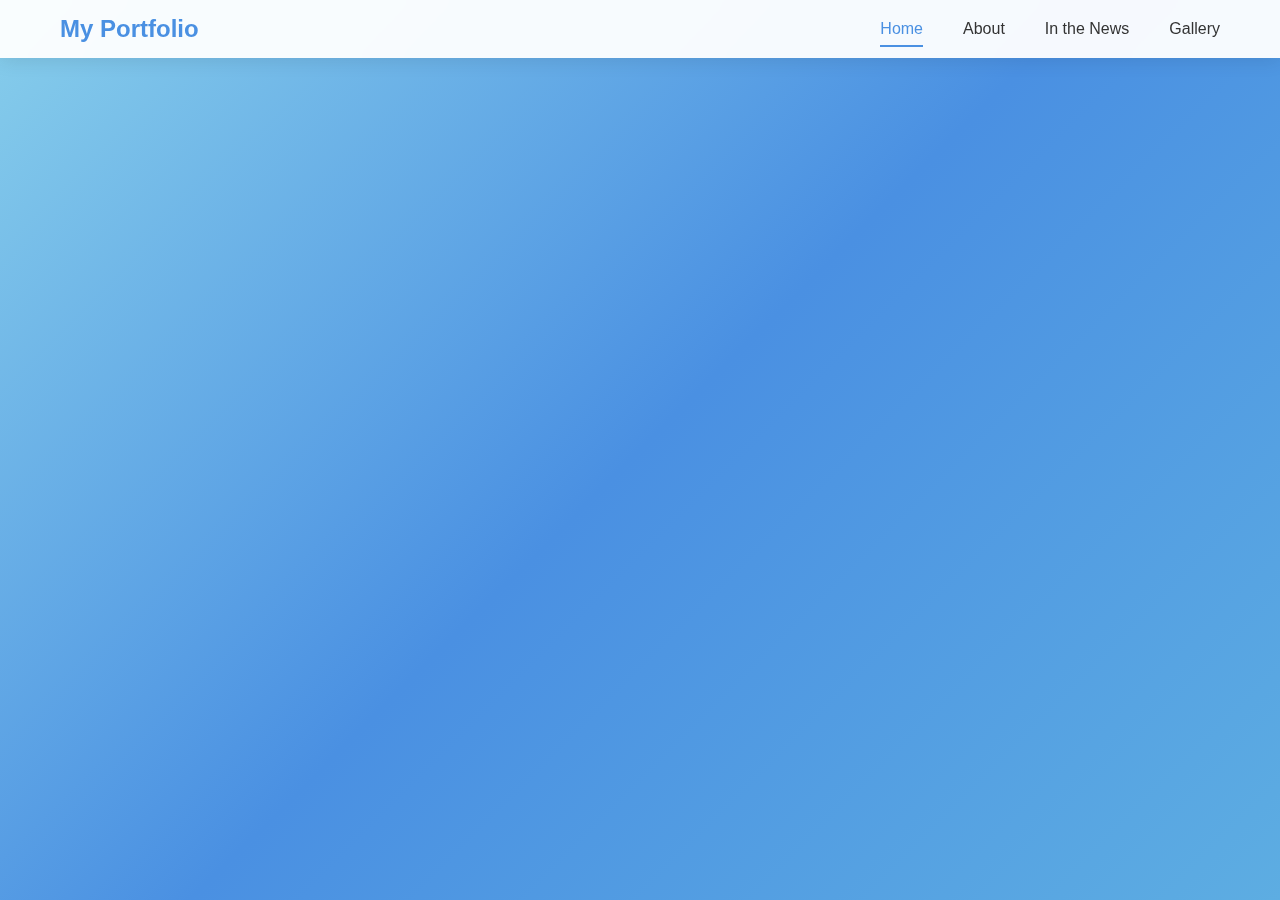
<file: about.html>
<!DOCTYPE html>
<html lang="en">
<head>
    <meta charset="UTF-8">
    <meta name="viewport" content="width=device-width, initial-scale=1.0">
    <title>Arjun Chandupatla</title>
    <style>
        * {
            margin: 0;
            padding: 0;
            box-sizing: border-box;
        }

        body {
            font-family: -apple-system, BlinkMacSystemFont, 'Segoe UI', Roboto, sans-serif;
            background: linear-gradient(135deg, #87CEEB 0%, #4A90E2 50%, #5DADE2 100%);
            min-height: 100vh;
            color: #333;
        }

        /* Navigation Bar */
        .navbar {
            background: rgba(255, 255, 255, 0.95);
            backdrop-filter: blur(10px);
            padding: 15px 0;
            position: fixed;
            top: 0;
            left: 0;
            right: 0;
            z-index: 1000;
            box-shadow: 0 2px 20px rgba(0, 0, 0, 0.1);
        }

        .nav-container {
            max-width: 1200px;
            margin: 0 auto;
            display: flex;
            justify-content: space-between;
            align-items: center;
            padding: 0 20px;
        }

        .logo {
            font-size: 1.5rem;
            font-weight: 700;
            color: #4A90E2;
            text-decoration: none;
        }

        .nav-links {
            display: flex;
            list-style: none;
            gap: 40px;
        }

        .nav-links a {
            text-decoration: none;
            color: #333;
            font-weight: 500;
            padding: 10px 0;
            transition: all 0.3s ease;
            position: relative;
            cursor: pointer;
        }

        .nav-links a:hover,
        .nav-links a.active {
            color: #4A90E2;
        }

        .nav-links a::after {
            content: '';
            position: absolute;
            bottom: 0;
            left: 0;
            width: 0;
            height: 2px;
            background: #4A90E2;
            transition: width 0.3s ease;
        }

        .nav-links a:hover::after,
        .nav-links a.active::after {
            width: 100%;
        }

        /* Main Content */
        .main-content {
            margin-top: 80px;
            max-width: 1200px;
            margin-left: auto;
            margin-right: auto;
            padding: 40px 20px;
        }

        .content-section {
            background: rgba(255, 255, 255, 0.9);
            border-radius: 15px;
            padding: 40px;
            margin-bottom: 30px;
            box-shadow: 0 10px 30px rgba(0, 0, 0, 0.1);
            display: none;
            animation: fadeIn 0.5s ease-in-out;
        }

        .content-section.active {
            display: block;
        }

        .content-section h1 {
            color: #4A90E2;
            font-size: 2.5rem;
            margin-bottom: 20px;
            text-align: center;
        }

        .content-section h2 {
            color: #4A90E2;
            font-size: 1.8rem;
            margin-bottom: 20px;
        }

        .content-section p {
            line-height: 1.6;
            margin-bottom: 20px;
            font-size: 1.1rem;
        }

        /* Home Section */
        .hero-section {
            text-align: center;
            padding: 60px 0;
        }

        .profile-image {
            width: 150px;
            height: 150px;
            border-radius: 50%;
            background: linear-gradient(45deg, #87CEEB, #4A90E2);
            display: flex;
            align-items: center;
            justify-content: center;
            margin: 0 auto 30px;
            font-size: 4rem;
            color: white;
            box-shadow: 0 10px 25px rgba(74, 144, 226, 0.3);
        }

        .hero-text {
            max-width: 600px;
            margin: 0 auto;
        }

        .hero-text h1 {
            font-size: 3rem;
            margin-bottom: 15px;
        }

        .hero-text p {
            font-size: 1.3rem;
            color: #666;
        }

        /* About Section */
        .about-grid {
            display: grid;
            grid-template-columns: repeat(auto-fit, minmax(300px, 1fr));
            gap: 30px;
            margin-top: 30px;
        }

        .about-card {
            background: #f8f9fa;
            padding: 25px;
            border-radius: 10px;
            border-left: 4px solid #4A90E2;
        }

        .about-card h3 {
            color: #4A90E2;
            margin-bottom: 15px;
            font-size: 1.3rem;
        }

        /* News Section */
        .news-item {
            background: #f8f9fa;
            padding: 25px;
            border-radius: 10px;
            margin-bottom: 20px;
            border-left: 4px solid #87CEEB;
        }

        .news-date {
            color: #666;
            font-size: 0.9rem;
            margin-bottom: 10px;
        }

        .news-item h3 {
            color: #4A90E2;
            margin-bottom: 10px;
        }

        /* Gallery Section */
        .gallery-grid {
            display: grid;
            grid-template-columns: repeat(auto-fit, minmax(250px, 1fr));
            gap: 25px;
            margin-top: 30px;
        }

        .gallery-item {
            background: #f8f9fa;
            border-radius: 15px;
            padding: 20px;
            text-align: center;
            transition: transform 0.3s ease;
            cursor: pointer;
            border: 2px solid transparent;
        }

        .gallery-item:hover {
            transform: translateY(-5px);
            border-color: #87CEEB;
            box-shadow: 0 10px 25px rgba(74, 144, 226, 0.2);
        }

        .gallery-placeholder {
            width: 100%;
            height: 200px;
            background: linear-gradient(45deg, #87CEEB, #4A90E2);
            border-radius: 10px;
            display: flex;
            align-items: center;
            justify-content: center;
            font-size: 3rem;
            color: white;
            margin-bottom: 15px;
        }

        .gallery-item h3 {
            color: #4A90E2;
            margin-bottom: 10px;
        }

        .gallery-item p {
            color: #666;
            font-size: 0.95rem;
        }

        /* Mobile Menu */
        .mobile-menu-btn {
            display: none;
            background: none;
            border: none;
            font-size: 1.5rem;
            color: #4A90E2;
            cursor: pointer;
        }

        /* Animations */
        @keyframes fadeIn {
            from {
                opacity: 0;
                transform: translateY(20px);
            }
            to {
                opacity: 1;
                transform: translateY(0);
            }
        }

        /* Responsive Design */
        @media (max-width: 768px) {
            .mobile-menu-btn {
                display: block;
            }

            .nav-links {
                position: absolute;
                top: 100%;
                left: 0;
                right: 0;
                background: rgba(255, 255, 255, 0.95);
                backdrop-filter: blur(10px);
                flex-direction: column;
                padding: 20px;
                gap: 20px;
                display: none;
                box-shadow: 0 5px 20px rgba(0, 0, 0, 0.1);
            }

            .nav-links.active {
                display: flex;
            }

            .main-content {
                padding: 20px 15px;
            }

            .content-section {
                padding: 25px;
            }

            .hero-text h1 {
                font-size: 2.2rem;
            }

            .hero-text p {
                font-size: 1.1rem;
            }

            .profile-image {
                width: 120px;
                height: 120px;
                font-size: 3rem;
            }

            .gallery-grid {
                grid-template-columns: 1fr;
            }
        }
    </style>
</head>
<body>
    <!-- Navigation Bar -->
    <nav class="navbar">
        <div class="nav-container">
            <a href="#" class="logo">My Portfolio</a>
            <button class="mobile-menu-btn" onclick="toggleMobileMenu()">☰</button>
            <ul class="nav-links" id="navLinks">
                <li><a href="index.html" class="nav-link active">Home</a></li>
                <li><a href="about.html" class="nav-link">About</a></li>
                <li><a href="news.html" class="nav-link">In the News</a></li>
                <li><a href="gallery.html" class="nav-link">Gallery</a></li>
            </ul>
        </div>
    </nav>

 <!-- About Section -->
        <section id="about" class="content-section">
            <h1>About Me</h1>
            <p>I'm a passionate individual dedicated to creating meaningful experiences and making a positive impact. My journey has been shaped by curiosity, creativity, and a desire to continuously learn and grow.</p>
            
            <div class="about-grid">
                <div class="about-card">
                    <h3>Background</h3>
                    <p>With a diverse background spanning multiple disciplines, I bring a unique perspective to every project. My experience has taught me the value of collaboration, innovation, and perseverance.</p>
                </div>
                
                <div class="about-card">
                    <h3>Skills & Expertise</h3>
                    <p>I specialize in creative problem-solving, strategic thinking, and effective communication. My technical skills are complemented by strong interpersonal abilities and leadership experience.</p>
                </div>
                
                <div class="about-card">
                    <h3>Philosophy</h3>
                    <p>I believe in the power of simplicity, authenticity, and purposeful design. Every project is an opportunity to create something meaningful that resonates with people and makes a difference.</p>
                </div>
                
                <div class="about-card">
                    <h3>Goals</h3>
                    <p>My goal is to continue pushing boundaries, exploring new possibilities, and contributing to projects that have a positive impact on communities and individuals alike.</p>
                </div>
            </div>
        </section>

    <script>
        function showSection(sectionName) {
            // Hide all sections
            const sections = document.querySelectorAll('.content-section');
            sections.forEach(section => {
                section.classList.remove('active');
            });

            // Remove active class from all nav links
            const navLinks = document.querySelectorAll('.nav-link');
            navLinks.forEach(link => {
                link.classList.remove('active');
            });

            // Show selected section
            document.getElementById(sectionName).classList.add('active');
            
            // Add active class to clicked nav link
            event.target.classList.add('active');

            // Close mobile menu if open
            const navLinksContainer = document.getElementById('navLinks');
            navLinksContainer.classList.remove('active');
        }

        function toggleMobileMenu() {
            const navLinks = document.getElementById('navLinks');
            navLinks.classList.toggle('active');
        }

        function animateGalleryItem(item) {
            const placeholder = item.querySelector('.gallery-placeholder');
            placeholder.style.transform = 'scale(0.95)';
            setTimeout(() => {
                placeholder.style.transform = 'scale(1)';
            }, 150);
        }

        // Close mobile menu when clicking outside
        document.addEventListener('click', function(event) {
            const navbar = document.querySelector('.navbar');
            const navLinks = document.getElementById('navLinks');
            
            if (!navbar.contains(event.target)) {
                navLinks.classList.remove('active');
            }
        });

        // Smooth scrolling effect
        window.addEventListener('scroll', function() {
            const navbar = document.querySelector('.navbar');
            if (window.scrollY > 50) {
                navbar.style.background = 'rgba(255, 255, 255, 0.98)';
            } else {
                navbar.style.background = 'rgba(255, 255, 255, 0.95)';
            }
        });
    </script>
</body>
</html>
</file>
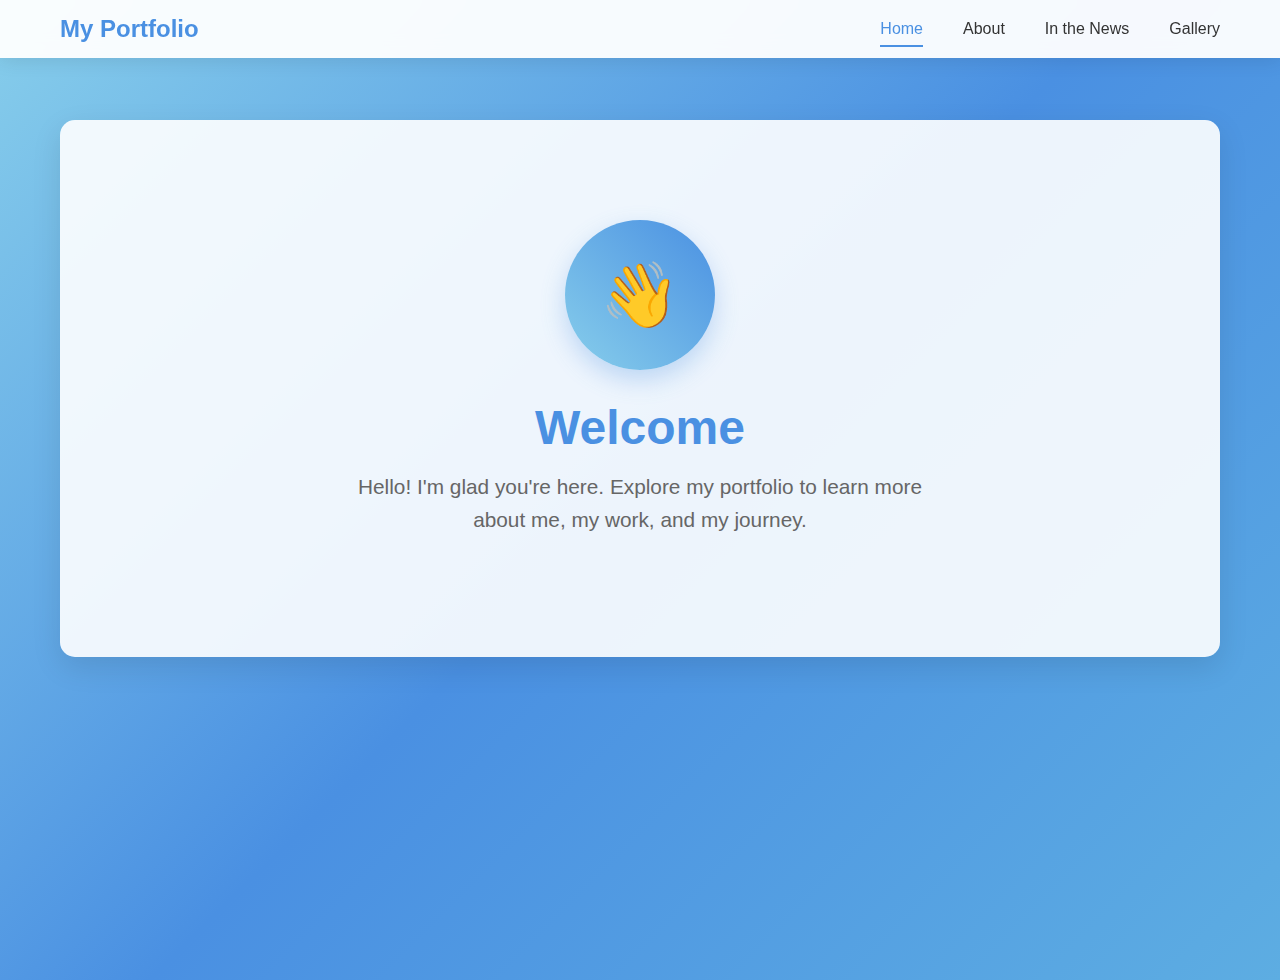
<file: dump.html>
<!DOCTYPE html>
<html lang="en">
<head>
    <meta charset="UTF-8">
    <meta name="viewport" content="width=device-width, initial-scale=1.0">
    <title>My Portfolio</title>
    <style>
        * {
            margin: 0;
            padding: 0;
            box-sizing: border-box;
        }

        body {
            font-family: -apple-system, BlinkMacSystemFont, 'Segoe UI', Roboto, sans-serif;
            background: linear-gradient(135deg, #87CEEB 0%, #4A90E2 50%, #5DADE2 100%);
            min-height: 100vh;
            color: #333;
        }

        /* Navigation Bar */
        .navbar {
            background: rgba(255, 255, 255, 0.95);
            backdrop-filter: blur(10px);
            padding: 15px 0;
            position: fixed;
            top: 0;
            left: 0;
            right: 0;
            z-index: 1000;
            box-shadow: 0 2px 20px rgba(0, 0, 0, 0.1);
        }

        .nav-container {
            max-width: 1200px;
            margin: 0 auto;
            display: flex;
            justify-content: space-between;
            align-items: center;
            padding: 0 20px;
        }

        .logo {
            font-size: 1.5rem;
            font-weight: 700;
            color: #4A90E2;
            text-decoration: none;
        }

        .nav-links {
            display: flex;
            list-style: none;
            gap: 40px;
        }

        .nav-links a {
            text-decoration: none;
            color: #333;
            font-weight: 500;
            padding: 10px 0;
            transition: all 0.3s ease;
            position: relative;
            cursor: pointer;
        }

        .nav-links a:hover,
        .nav-links a.active {
            color: #4A90E2;
        }

        .nav-links a::after {
            content: '';
            position: absolute;
            bottom: 0;
            left: 0;
            width: 0;
            height: 2px;
            background: #4A90E2;
            transition: width 0.3s ease;
        }

        .nav-links a:hover::after,
        .nav-links a.active::after {
            width: 100%;
        }

        /* Main Content */
        .main-content {
            margin-top: 80px;
            max-width: 1200px;
            margin-left: auto;
            margin-right: auto;
            padding: 40px 20px;
        }

        .content-section {
            background: rgba(255, 255, 255, 0.9);
            border-radius: 15px;
            padding: 40px;
            margin-bottom: 30px;
            box-shadow: 0 10px 30px rgba(0, 0, 0, 0.1);
            display: none;
            animation: fadeIn 0.5s ease-in-out;
        }

        .content-section.active {
            display: block;
        }

        .content-section h1 {
            color: #4A90E2;
            font-size: 2.5rem;
            margin-bottom: 20px;
            text-align: center;
        }

        .content-section h2 {
            color: #4A90E2;
            font-size: 1.8rem;
            margin-bottom: 20px;
        }

        .content-section p {
            line-height: 1.6;
            margin-bottom: 20px;
            font-size: 1.1rem;
        }

        /* Home Section */
        .hero-section {
            text-align: center;
            padding: 60px 0;
        }

        .profile-image {
            width: 150px;
            height: 150px;
            border-radius: 50%;
            background: linear-gradient(45deg, #87CEEB, #4A90E2);
            display: flex;
            align-items: center;
            justify-content: center;
            margin: 0 auto 30px;
            font-size: 4rem;
            color: white;
            box-shadow: 0 10px 25px rgba(74, 144, 226, 0.3);
        }

        .hero-text {
            max-width: 600px;
            margin: 0 auto;
        }

        .hero-text h1 {
            font-size: 3rem;
            margin-bottom: 15px;
        }

        .hero-text p {
            font-size: 1.3rem;
            color: #666;
        }

        /* About Section */
        .about-grid {
            display: grid;
            grid-template-columns: repeat(auto-fit, minmax(300px, 1fr));
            gap: 30px;
            margin-top: 30px;
        }

        .about-card {
            background: #f8f9fa;
            padding: 25px;
            border-radius: 10px;
            border-left: 4px solid #4A90E2;
        }

        .about-card h3 {
            color: #4A90E2;
            margin-bottom: 15px;
            font-size: 1.3rem;
        }

        /* News Section */
        .news-item {
            background: #f8f9fa;
            padding: 25px;
            border-radius: 10px;
            margin-bottom: 20px;
            border-left: 4px solid #87CEEB;
        }

        .news-date {
            color: #666;
            font-size: 0.9rem;
            margin-bottom: 10px;
        }

        .news-item h3 {
            color: #4A90E2;
            margin-bottom: 10px;
        }

        /* Gallery Section */
        .gallery-grid {
            display: grid;
            grid-template-columns: repeat(auto-fit, minmax(250px, 1fr));
            gap: 25px;
            margin-top: 30px;
        }

        .gallery-item {
            background: #f8f9fa;
            border-radius: 15px;
            padding: 20px;
            text-align: center;
            transition: transform 0.3s ease;
            cursor: pointer;
            border: 2px solid transparent;
        }

        .gallery-item:hover {
            transform: translateY(-5px);
            border-color: #87CEEB;
            box-shadow: 0 10px 25px rgba(74, 144, 226, 0.2);
        }

        .gallery-placeholder {
            width: 100%;
            height: 200px;
            background: linear-gradient(45deg, #87CEEB, #4A90E2);
            border-radius: 10px;
            display: flex;
            align-items: center;
            justify-content: center;
            font-size: 3rem;
            color: white;
            margin-bottom: 15px;
        }

        .gallery-item h3 {
            color: #4A90E2;
            margin-bottom: 10px;
        }

        .gallery-item p {
            color: #666;
            font-size: 0.95rem;
        }

        /* Mobile Menu */
        .mobile-menu-btn {
            display: none;
            background: none;
            border: none;
            font-size: 1.5rem;
            color: #4A90E2;
            cursor: pointer;
        }

        /* Animations */
        @keyframes fadeIn {
            from {
                opacity: 0;
                transform: translateY(20px);
            }
            to {
                opacity: 1;
                transform: translateY(0);
            }
        }

        /* Responsive Design */
        @media (max-width: 768px) {
            .mobile-menu-btn {
                display: block;
            }

            .nav-links {
                position: absolute;
                top: 100%;
                left: 0;
                right: 0;
                background: rgba(255, 255, 255, 0.95);
                backdrop-filter: blur(10px);
                flex-direction: column;
                padding: 20px;
                gap: 20px;
                display: none;
                box-shadow: 0 5px 20px rgba(0, 0, 0, 0.1);
            }

            .nav-links.active {
                display: flex;
            }

            .main-content {
                padding: 20px 15px;
            }

            .content-section {
                padding: 25px;
            }

            .hero-text h1 {
                font-size: 2.2rem;
            }

            .hero-text p {
                font-size: 1.1rem;
            }

            .profile-image {
                width: 120px;
                height: 120px;
                font-size: 3rem;
            }

            .gallery-grid {
                grid-template-columns: 1fr;
            }
        }
    </style>
</head>
<body>
    <!-- Navigation Bar -->
    <nav class="navbar">
        <div class="nav-container">
            <a href="#" class="logo">My Portfolio</a>
            <button class="mobile-menu-btn" onclick="toggleMobileMenu()">☰</button>
            <ul class="nav-links" id="navLinks">
                <li><a href="#" class="nav-link active" onclick="showSection('home')">Home</a></li>
                <li><a href="#" class="nav-link" onclick="showSection('about')">About</a></li>
                <li><a href="#" class="nav-link" onclick="showSection('news')">In the News</a></li>
                <li><a href="#" class="nav-link" onclick="showSection('gallery')">Gallery</a></li>
            </ul>
        </div>
    </nav>

    <!-- Main Content -->
    <main class="main-content">
        <!-- Home Section -->
        <section id="home" class="content-section active">
            <div class="hero-section">
                <div class="profile-image">👋</div>
                <div class="hero-text">
                    <h1>Welcome</h1>
                    <p>Hello! I'm glad you're here. Explore my portfolio to learn more about me, my work, and my journey.</p>
                </div>
            </div>
        </section>

        <!-- About Section -->
        <section id="about" class="content-section">
            <h1>About Me</h1>
            <p>I'm a passionate individual dedicated to creating meaningful experiences and making a positive impact. My journey has been shaped by curiosity, creativity, and a desire to continuously learn and grow.</p>
            
            <div class="about-grid">
                <div class="about-card">
                    <h3>Background</h3>
                    <p>With a diverse background spanning multiple disciplines, I bring a unique perspective to every project. My experience has taught me the value of collaboration, innovation, and perseverance.</p>
                </div>
                
                <div class="about-card">
                    <h3>Skills & Expertise</h3>
                    <p>I specialize in creative problem-solving, strategic thinking, and effective communication. My technical skills are complemented by strong interpersonal abilities and leadership experience.</p>
                </div>
                
                <div class="about-card">
                    <h3>Philosophy</h3>
                    <p>I believe in the power of simplicity, authenticity, and purposeful design. Every project is an opportunity to create something meaningful that resonates with people and makes a difference.</p>
                </div>
                
                <div class="about-card">
                    <h3>Goals</h3>
                    <p>My goal is to continue pushing boundaries, exploring new possibilities, and contributing to projects that have a positive impact on communities and individuals alike.</p>
                </div>
            </div>
        </section>

        <!-- News Section -->
        <section id="news" class="content-section">
            <h1>In the News</h1>
            <p>Stay updated with my latest achievements, projects, and featured appearances.</p>
            
            <div class="news-item">
                <div class="news-date">March 15, 2025</div>
                <h3>Featured in Tech Innovation Magazine</h3>
                <p>Recently featured as one of the rising innovators to watch in 2025. The article highlights my approach to creative problem-solving and community impact initiatives.</p>
            </div>
            
            <div class="news-item">
                <div class="news-date">February 28, 2025</div>
                <h3>Speaking at Design Conference</h3>
                <p>Excited to be speaking at the Annual Design & Innovation Conference about the future of user experience and the importance of human-centered design.</p>
            </div>
            
            <div class="news-item">
                <div class="news-date">January 20, 2025</div>
                <h3>Project Launch Success</h3>
                <p>Successfully launched a new community initiative that has already impacted over 500 individuals. The project focuses on digital literacy and creative skill development.</p>
            </div>
            
            <div class="news-item">
                <div class="news-date">December 10, 2024</div>
                <h3>Award Recognition</h3>
                <p>Honored to receive the Community Impact Award for outstanding contributions to local educational programs and mentorship initiatives.</p>
            </div>
        </section>

        <!-- Gallery Section -->
        <section id="gallery" class="content-section">
            <h1>Gallery</h1>
            <p>A visual showcase of my work, projects, and memorable moments.</p>
            
            <div class="gallery-grid">
                <div class="gallery-item" onclick="animateGalleryItem(this)">
                    <div class="gallery-placeholder">🎨</div>
                    <h3>Creative Projects</h3>
                    <p>A collection of my latest creative works and artistic endeavors.</p>
                </div>
                
                <div class="gallery-item" onclick="animateGalleryItem(this)">
                    <div class="gallery-placeholder">💼</div>
                    <h3>Professional Work</h3>
                    <p>Highlights from my professional portfolio and client projects.</p>
                </div>
                
                <div class="gallery-item" onclick="animateGalleryItem(this)">
                    <div class="gallery-placeholder">🏆</div>
                    <h3>Achievements</h3>
                    <p>Awards, recognitions, and milestone moments throughout my career.</p>
                </div>
                
                <div class="gallery-item" onclick="animateGalleryItem(this)">
                    <div class="gallery-placeholder">🌟</div>
                    <h3>Community Impact</h3>
                    <p>Projects and initiatives focused on making a positive difference.</p>
                </div>
                
                <div class="gallery-item" onclick="animateGalleryItem(this)">
                    <div class="gallery-placeholder">📚</div>
                    <h3>Learning Journey</h3>
                    <p>Documentation of my continuous learning and skill development.</p>
                </div>
                
                <div class="gallery-item" onclick="animateGalleryItem(this)">
                    <div class="gallery-placeholder">🤝</div>
                    <h3>Collaborations</h3>
                    <p>Memorable collaborations and team projects with amazing people.</p>
                </div>
            </div>
        </section>
    </main>

    <script>
        function showSection(sectionName) {
            // Hide all sections
            const sections = document.querySelectorAll('.content-section');
            sections.forEach(section => {
                section.classList.remove('active');
            });

            // Remove active class from all nav links
            const navLinks = document.querySelectorAll('.nav-link');
            navLinks.forEach(link => {
                link.classList.remove('active');
            });

            // Show selected section
            document.getElementById(sectionName).classList.add('active');
            
            // Add active class to clicked nav link
            event.target.classList.add('active');

            // Close mobile menu if open
            const navLinksContainer = document.getElementById('navLinks');
            navLinksContainer.classList.remove('active');
        }

        function toggleMobileMenu() {
            const navLinks = document.getElementById('navLinks');
            navLinks.classList.toggle('active');
        }

        function animateGalleryItem(item) {
            const placeholder = item.querySelector('.gallery-placeholder');
            placeholder.style.transform = 'scale(0.95)';
            setTimeout(() => {
                placeholder.style.transform = 'scale(1)';
            }, 150);
        }

        // Close mobile menu when clicking outside
        document.addEventListener('click', function(event) {
            const navbar = document.querySelector('.navbar');
            const navLinks = document.getElementById('navLinks');
            
            if (!navbar.contains(event.target)) {
                navLinks.classList.remove('active');
            }
        });

        // Smooth scrolling effect
        window.addEventListener('scroll', function() {
            const navbar = document.querySelector('.navbar');
            if (window.scrollY > 50) {
                navbar.style.background = 'rgba(255, 255, 255, 0.98)';
            } else {
                navbar.style.background = 'rgba(255, 255, 255, 0.95)';
            }
        });
    </script>
</body>
</html>
</file>
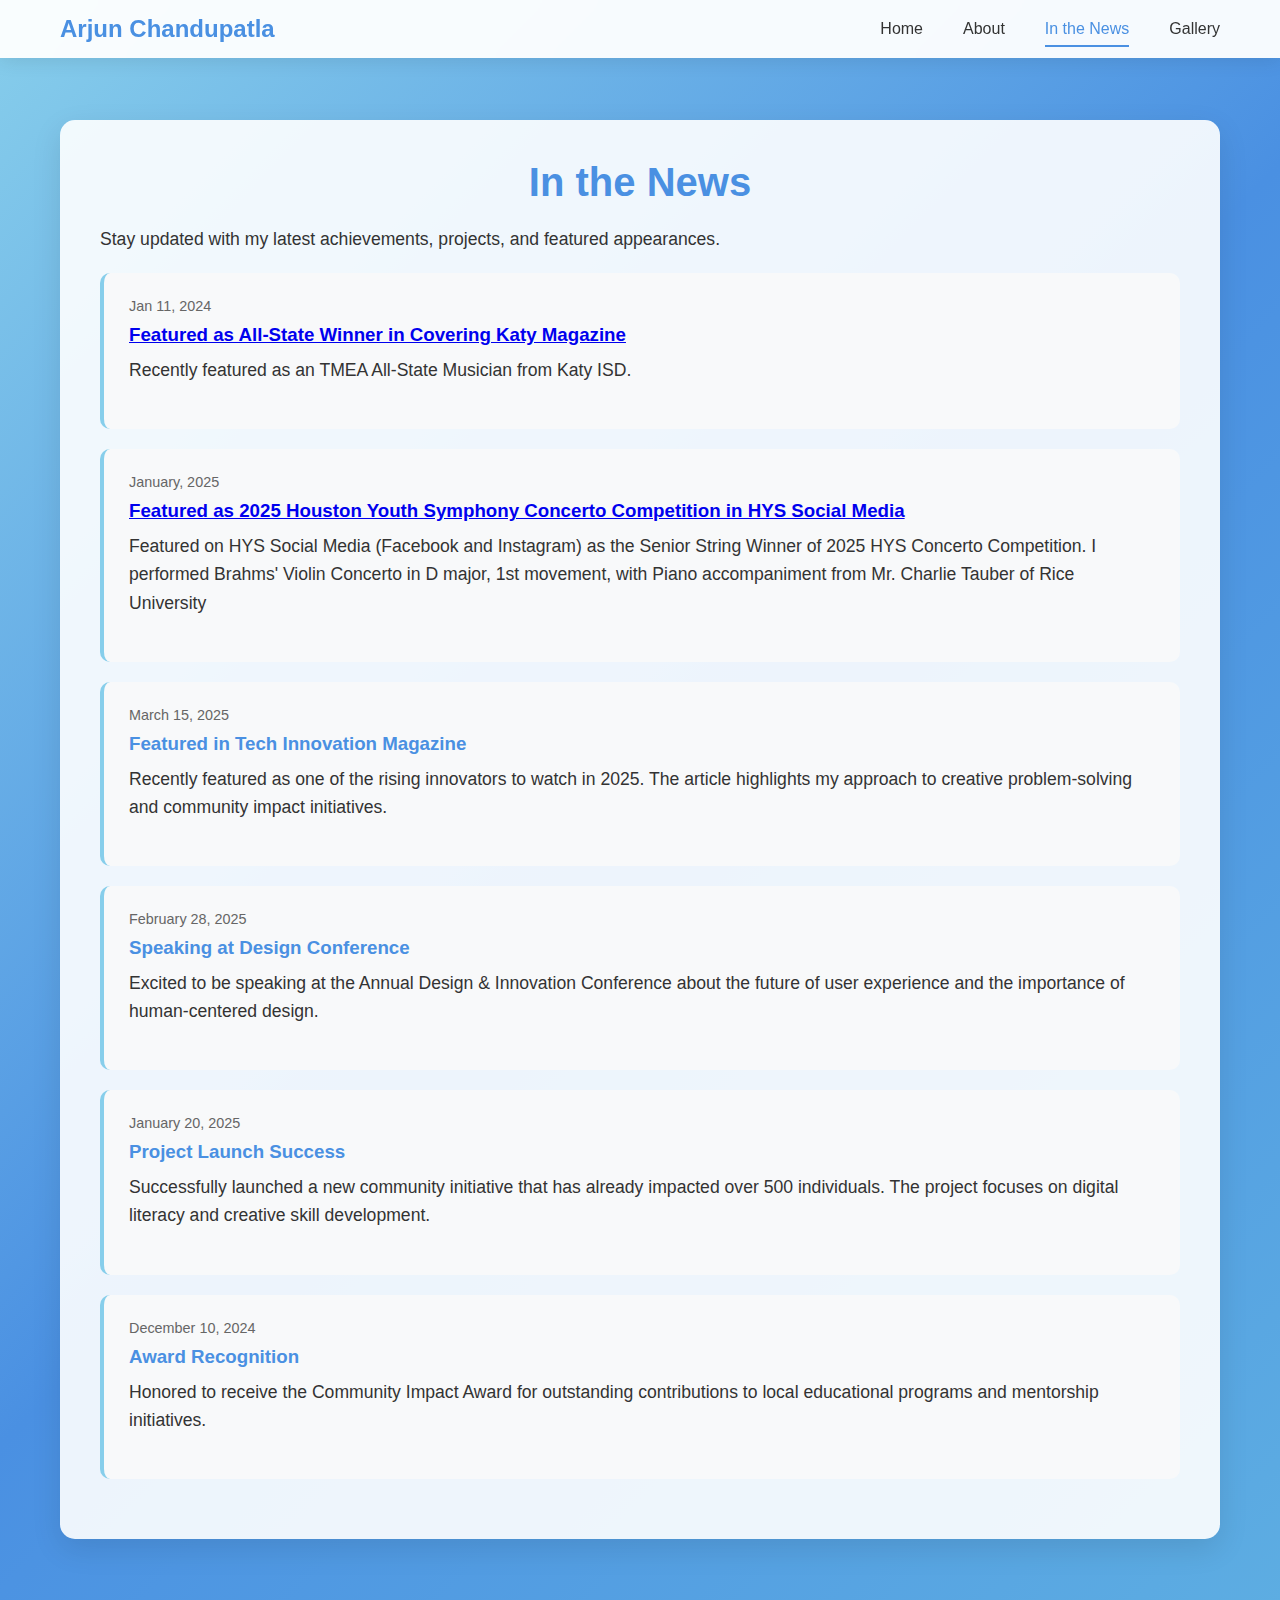
<file: news.html>
<!DOCTYPE html>
<html lang="en">
<head>
    <meta charset="UTF-8">
    <meta name="viewport" content="width=device-width, initial-scale=1.0">
    <title>Arjun Chandupatla - In the News</title>
    <style>
        * {
            margin: 0;
            padding: 0;
            box-sizing: border-box;
        }

        body {
            font-family: -apple-system, BlinkMacSystemFont, 'Segoe UI', Roboto, sans-serif;
            background: linear-gradient(135deg, #87CEEB 0%, #4A90E2 50%, #5DADE2 100%);
            min-height: 100vh;
            color: #333;
        }

        /* Navigation Bar */
        .navbar {
            background: rgba(255, 255, 255, 0.95);
            backdrop-filter: blur(10px);
            padding: 15px 0;
            position: fixed;
            top: 0;
            left: 0;
            right: 0;
            z-index: 1000;
            box-shadow: 0 2px 20px rgba(0, 0, 0, 0.1);
        }

        .nav-container {
            max-width: 1200px;
            margin: 0 auto;
            display: flex;
            justify-content: space-between;
            align-items: center;
            padding: 0 20px;
        }

        .logo {
            font-size: 1.5rem;
            font-weight: 700;
            color: #4A90E2;
            text-decoration: none;
        }

        .nav-links {
            display: flex;
            list-style: none;
            gap: 40px;
        }

        .nav-links a {
            text-decoration: none;
            color: #333;
            font-weight: 500;
            padding: 10px 0;
            transition: all 0.3s ease;
            position: relative;
            cursor: pointer;
        }

        .nav-links a:hover,
        .nav-links a.active {
            color: #4A90E2;
        }

        .nav-links a::after {
            content: '';
            position: absolute;
            bottom: 0;
            left: 0;
            width: 0;
            height: 2px;
            background: #4A90E2;
            transition: width 0.3s ease;
        }

        .nav-links a:hover::after,
        .nav-links a.active::after {
            width: 100%;
        }

        /* Main Content */
        .main-content {
            margin-top: 80px;
            max-width: 1200px;
            margin-left: auto;
            margin-right: auto;
            padding: 40px 20px;
        }

        .content-section {
            background: rgba(255, 255, 255, 0.9);
            border-radius: 15px;
            padding: 40px;
            margin-bottom: 30px;
            box-shadow: 0 10px 30px rgba(0, 0, 0, 0.1);
            display: none;
            animation: fadeIn 0.5s ease-in-out;
        }

        .content-section.active {
            display: block;
        }

        .content-section h1 {
            color: #4A90E2;
            font-size: 2.5rem;
            margin-bottom: 20px;
            text-align: center;
        }

        .content-section h2 {
            color: #4A90E2;
            font-size: 1.8rem;
            margin-bottom: 20px;
        }

        .content-section p {
            line-height: 1.6;
            margin-bottom: 20px;
            font-size: 1.1rem;
        }

        /* Home Section */
        .hero-section {
            text-align: center;
            padding: 60px 0;
        }

        .profile-image {
            width: 150px;
            height: 150px;
            border-radius: 50%;
            background: linear-gradient(45deg, #87CEEB, #4A90E2);
            display: flex;
            align-items: center;
            justify-content: center;
            margin: 0 auto 30px;
            font-size: 4rem;
            color: white;
            box-shadow: 0 10px 25px rgba(74, 144, 226, 0.3);
        }

        .hero-text {
            max-width: 600px;
            margin: 0 auto;
        }

        .hero-text h1 {
            font-size: 3rem;
            margin-bottom: 15px;
        }

        .hero-text p {
            font-size: 1.3rem;
            color: #666;
        }

        /* About Section */
        .about-grid {
            display: grid;
            grid-template-columns: repeat(auto-fit, minmax(300px, 1fr));
            gap: 30px;
            margin-top: 30px;
        }

        .about-card {
            background: #f8f9fa;
            padding: 25px;
            border-radius: 10px;
            border-left: 4px solid #4A90E2;
        }

        .about-card h3 {
            color: #4A90E2;
            margin-bottom: 15px;
            font-size: 1.3rem;
        }

        /* News Section */
        .news-item {
            background: #f8f9fa;
            padding: 25px;
            border-radius: 10px;
            margin-bottom: 20px;
            border-left: 4px solid #87CEEB;
        }

        .news-date {
            color: #666;
            font-size: 0.9rem;
            margin-bottom: 10px;
        }

        .news-item h3 {
            color: #4A90E2;
            margin-bottom: 10px;
        }

        /* Gallery Section */
        .gallery-grid {
            display: grid;
            grid-template-columns: repeat(auto-fit, minmax(250px, 1fr));
            gap: 25px;
            margin-top: 30px;
        }

        .gallery-item {
            background: #f8f9fa;
            border-radius: 15px;
            padding: 20px;
            text-align: center;
            transition: transform 0.3s ease;
            cursor: pointer;
            border: 2px solid transparent;
        }

        .gallery-item:hover {
            transform: translateY(-5px);
            border-color: #87CEEB;
            box-shadow: 0 10px 25px rgba(74, 144, 226, 0.2);
        }

        .gallery-placeholder {
            width: 100%;
            height: 200px;
            background: linear-gradient(45deg, #87CEEB, #4A90E2);
            border-radius: 10px;
            display: flex;
            align-items: center;
            justify-content: center;
            font-size: 3rem;
            color: white;
            margin-bottom: 15px;
        }

        .gallery-item h3 {
            color: #4A90E2;
            margin-bottom: 10px;
        }

        .gallery-item p {
            color: #666;
            font-size: 0.95rem;
        }

        /* Mobile Menu */
        .mobile-menu-btn {
            display: none;
            background: none;
            border: none;
            font-size: 1.5rem;
            color: #4A90E2;
            cursor: pointer;
        }

        /* Animations */
        @keyframes fadeIn {
            from {
                opacity: 0;
                transform: translateY(20px);
            }
            to {
                opacity: 1;
                transform: translateY(0);
            }
        }

        /* Responsive Design */
        @media (max-width: 768px) {
            .mobile-menu-btn {
                display: block;
            }

            .nav-links {
                position: absolute;
                top: 100%;
                left: 0;
                right: 0;
                background: rgba(255, 255, 255, 0.95);
                backdrop-filter: blur(10px);
                flex-direction: column;
                padding: 20px;
                gap: 20px;
                display: none;
                box-shadow: 0 5px 20px rgba(0, 0, 0, 0.1);
            }

            .nav-links.active {
                display: flex;
            }

            .main-content {
                padding: 20px 15px;
            }

            .content-section {
                padding: 25px;
            }

            .hero-text h1 {
                font-size: 2.2rem;
            }

            .hero-text p {
                font-size: 1.1rem;
            }

            .profile-image {
                width: 120px;
                height: 120px;
                font-size: 3rem;
            }

            .gallery-grid {
                grid-template-columns: 1fr;
            }
        }
    </style>
</head>
<body>
    <!-- Navigation Bar -->
    <nav class="navbar">
        <div class="nav-container">
            <a href="index.html" class="logo">Arjun Chandupatla</a>
            <button class="mobile-menu-btn" onclick="toggleMobileMenu()">☰</button>
            <ul class="nav-links" id="navLinks">
                <li><a href="index.html" class="nav-link">Home</a></li>
                <li><a href="about.html" class="nav-link">About</a></li>
                <li><a href="news.html" class="nav-link active">In the News</a></li>
                <li><a href="gallery.html" class="nav-link">Gallery</a></li>
            </ul>
        </div>
    </nav>

 <!-- About Section -->
    <main class="main-content">
        <section id="news" class="content-section active">
            <h1>In the News</h1>
            <p>Stay updated with my latest achievements, projects, and featured appearances.</p>
            
            <div class="news-item">
                <div class="news-date">Jan 11, 2024</div>
                <h3><a href="https://coveringkaty.com/education/katy%C2%A0isd%C2%A0celebrates-exemplary-musical-achievement/">Featured as All-State Winner in Covering Katy Magazine</a></h3>
                <p>Recently featured as an TMEA All-State Musician from Katy ISD.</p>
            </div>

            <div class="news-item">
                <div class="news-date">January, 2025</div>
                <h3><a href="https://www.instagram.com/p/DEfr4vlMnGV/?hl=en">Featured as 2025 Houston Youth Symphony Concerto Competition in HYS Social Media</a></h3>
                <p>Featured on HYS Social Media (Facebook and Instagram) as the Senior String Winner of 2025 HYS Concerto Competition. I performed Brahms' Violin Concerto in D major, 1st movement, with Piano accompaniment from Mr. Charlie Tauber of Rice University</p>
            </div>
            
            <div class="news-item">
                <div class="news-date">March 15, 2025</div>
                <h3>Featured in Tech Innovation Magazine</h3>
                <p>Recently featured as one of the rising innovators to watch in 2025. The article highlights my approach to creative problem-solving and community impact initiatives.</p>
            </div>
            
            <div class="news-item">
                <div class="news-date">February 28, 2025</div>
                <h3>Speaking at Design Conference</h3>
                <p>Excited to be speaking at the Annual Design & Innovation Conference about the future of user experience and the importance of human-centered design.</p>
            </div>
            
            <div class="news-item">
                <div class="news-date">January 20, 2025</div>
                <h3>Project Launch Success</h3>
                <p>Successfully launched a new community initiative that has already impacted over 500 individuals. The project focuses on digital literacy and creative skill development.</p>
            </div>
            
            <div class="news-item">
                <div class="news-date">December 10, 2024</div>
                <h3>Award Recognition</h3>
                <p>Honored to receive the Community Impact Award for outstanding contributions to local educational programs and mentorship initiatives.</p>
            </div>
        </section>
    </main>

    <script>
        function showSection(sectionName) {
            // Hide all sections
            const sections = document.querySelectorAll('.content-section');
            sections.forEach(section => {
                section.classList.remove('active');
            });

            // Remove active class from all nav links
            const navLinks = document.querySelectorAll('.nav-link');
            navLinks.forEach(link => {
                link.classList.remove('active');
            });

            // Show selected section
            document.getElementById(sectionName).classList.add('active');
            
            // Add active class to clicked nav link
            event.target.classList.add('active');

            // Close mobile menu if open
            const navLinksContainer = document.getElementById('navLinks');
            navLinksContainer.classList.remove('active');
        }

        function toggleMobileMenu() {
            const navLinks = document.getElementById('navLinks');
            navLinks.classList.toggle('active');
        }

        function animateGalleryItem(item) {
            const placeholder = item.querySelector('.gallery-placeholder');
            placeholder.style.transform = 'scale(0.95)';
            setTimeout(() => {
                placeholder.style.transform = 'scale(1)';
            }, 150);
        }

        // Close mobile menu when clicking outside
        document.addEventListener('click', function(event) {
            const navbar = document.querySelector('.navbar');
            const navLinks = document.getElementById('navLinks');
            
            if (!navbar.contains(event.target)) {
                navLinks.classList.remove('active');
            }
        });

        // Smooth scrolling effect
        window.addEventListener('scroll', function() {
            const navbar = document.querySelector('.navbar');
            if (window.scrollY > 50) {
                navbar.style.background = 'rgba(255, 255, 255, 0.98)';
            } else {
                navbar.style.background = 'rgba(255, 255, 255, 0.95)';
            }
        });
    </script>
</body>
</html>
</file>
